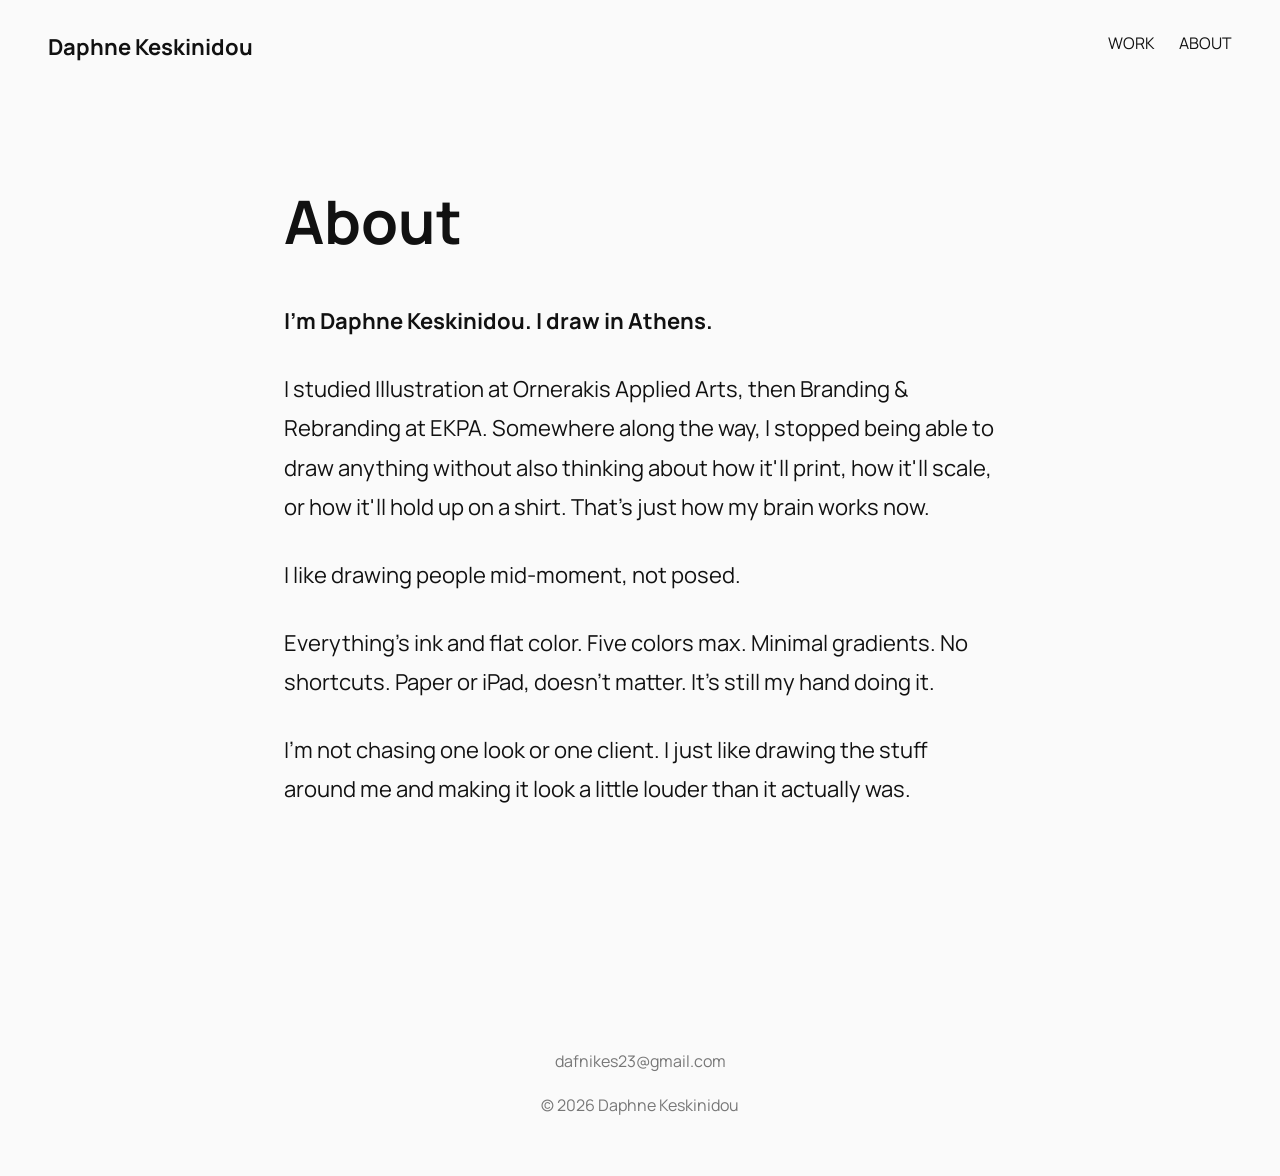
<file: about.html>
<!DOCTYPE html><html><head><meta charset='UTF-8'><meta name='viewport' content='width=device-width,initial-scale=1'><title>About</title><link rel='preconnect' href='https://fonts.googleapis.com'><link rel='preconnect' href='https://fonts.gstatic.com' crossorigin><link href='https://fonts.googleapis.com/css2?family=Manrope:wght@300;400;600;700;800&display=swap' rel='stylesheet'><link rel='stylesheet' href='style.css'></head><body><header><div class='logo'>Daphne Keskinidou</div><nav><a href='index.html'>WORK</a><a href='about.html'>ABOUT</a></nav></header><section class='about'><h2>About</h2><p><strong>I'm Daphne Keskinidou. I draw in Athens.</strong></p><p>I studied Illustration at Ornerakis Applied Arts, then Branding & Rebranding at EKPA. Somewhere along the way, I stopped being able to draw anything without also thinking about how it'll print, how it'll scale, or how it'll hold up on a shirt. That's just how my brain works now.</p><p>I like drawing people mid-moment, not posed.</p><p>Everything's ink and flat color. Five colors max. Minimal gradients. No shortcuts. Paper or iPad, doesn't matter. It's still my hand doing it.</p><p>I'm not chasing one look or one client. I just like drawing the stuff around me and making it look a little louder than it actually was.</p></section><footer>dafnikes23@gmail.com<br><br>© 2026 Daphne Keskinidou</footer></body></html>
</file>
<file: style.css>
*{margin:0;padding:0;box-sizing:border-box}body{font-family:Manrope,sans-serif;background:#fafafa;color:#111}a{text-decoration:none;color:#111}header{position:fixed;top:0;left:0;width:100%;padding:32px 48px;display:flex;justify-content:space-between;background:rgba(250,250,250,.9);backdrop-filter:blur(10px)}.logo{font-weight:700;font-size:22px}nav a{margin-left:24px}.hero{min-height:100vh;display:flex;flex-direction:column;justify-content:center;align-items:center;text-align:center;position:relative;padding:120px 20px}.element{position:absolute;top:40px;width:min(650px,85vw)}.hero h1{font-size:clamp(52px,8vw,96px)}.hero p{font-size:20px;max-width:700px;line-height:1.6}.gallery{columns:3 320px;column-gap:22px;padding:40px}.gallery img{width:100%;margin-bottom:22px;display:block;cursor:pointer}.about{max-width:760px;margin:180px auto;padding:0 24px}.about h2{font-size:60px;margin-bottom:40px}.about p{font-size:22px;line-height:1.8;margin-bottom:28px}footer{text-align:center;padding:60px;color:#777}.lightbox{position:fixed;inset:0;background:rgba(0,0,0,.94);display:none;align-items:center;justify-content:center}.lightbox img{max-width:92%;max-height:92%}@media(max-width:768px){.gallery{columns:1;padding:24px}.hero h1{font-size:54px}.about p{font-size:18px}}
</file>
